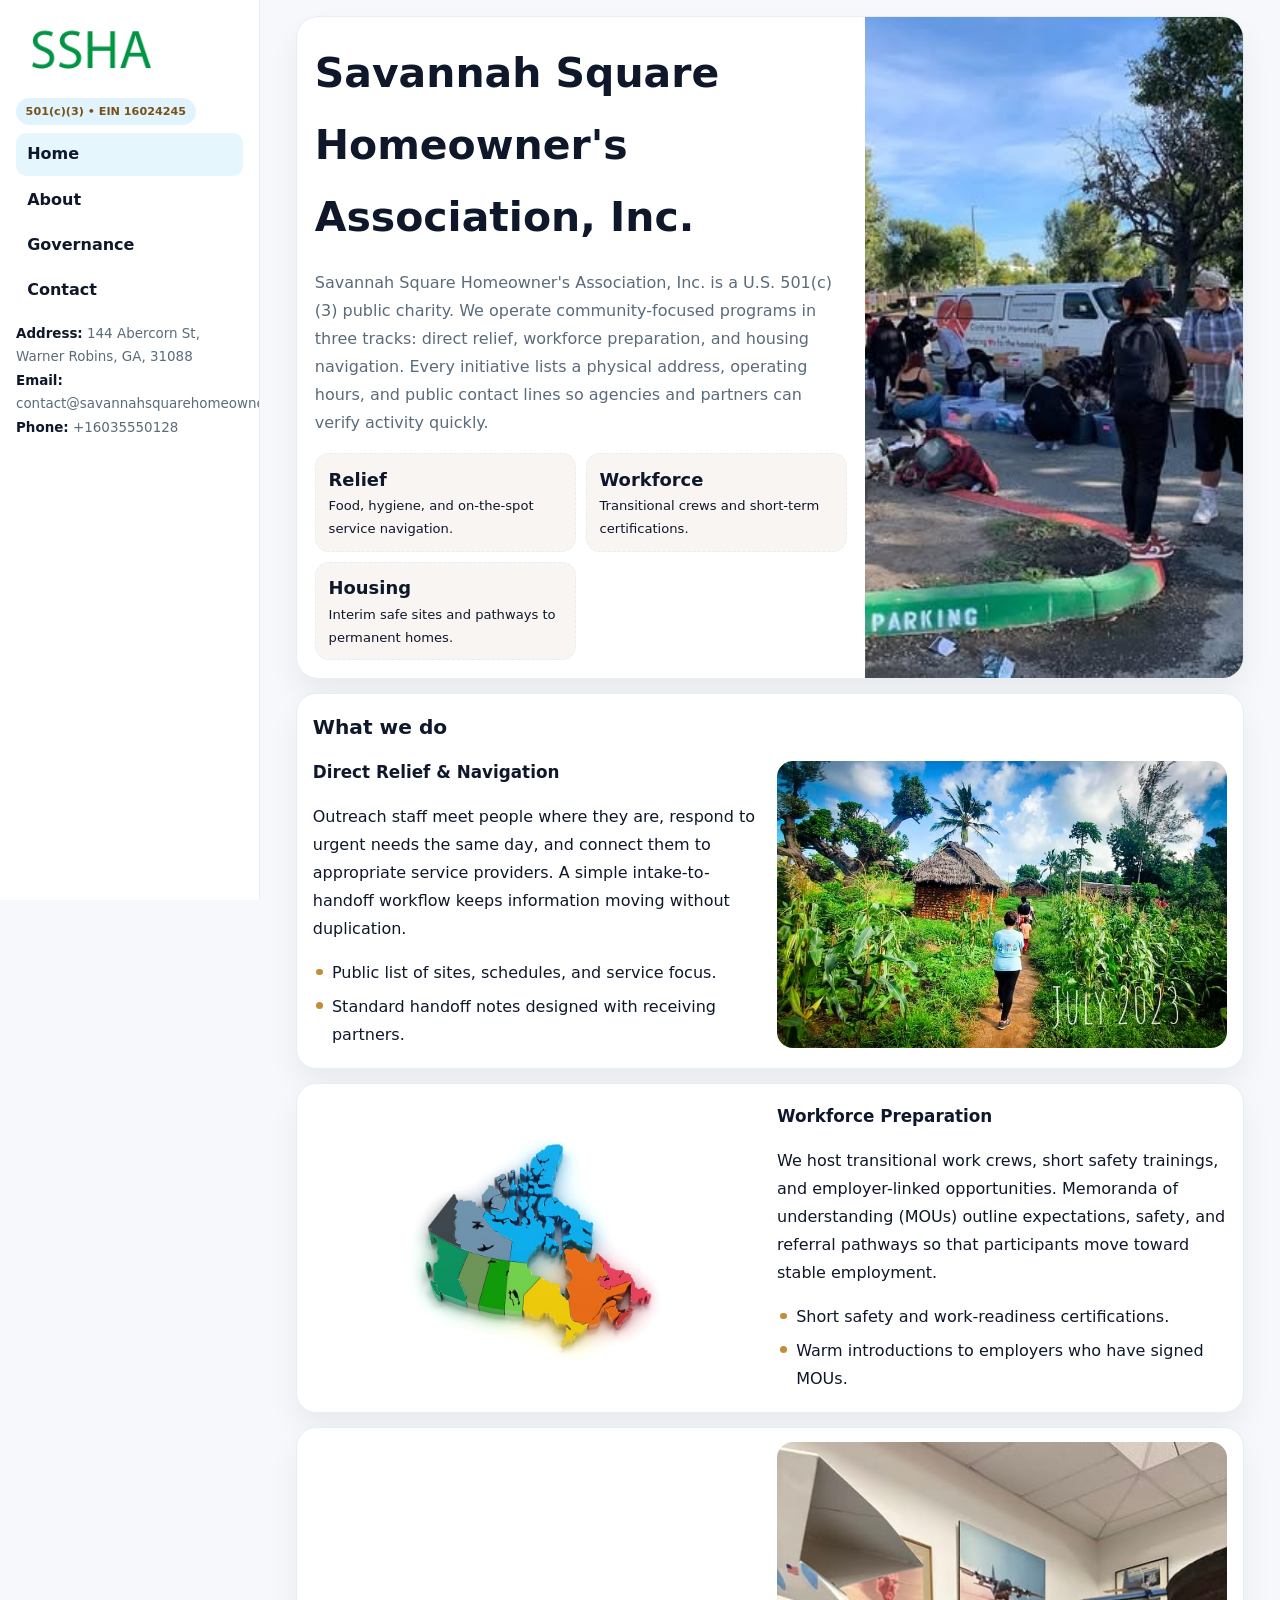
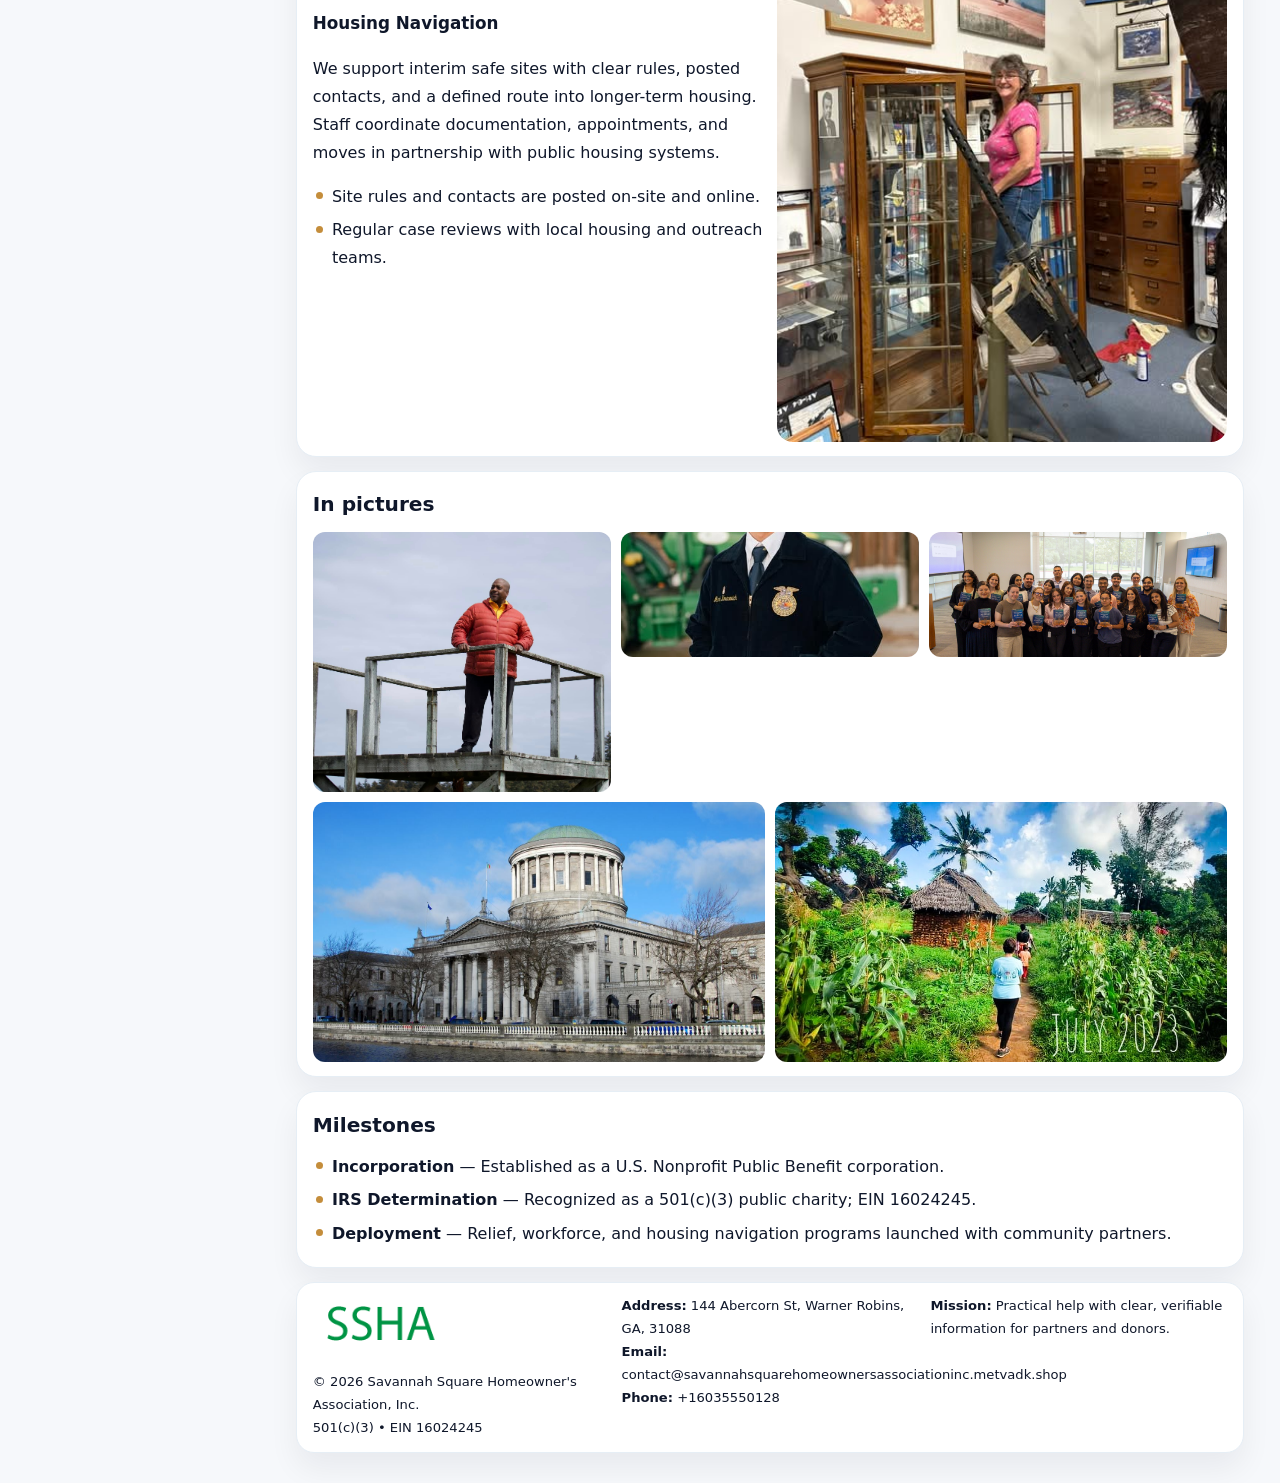
<file: index.html>
<!doctype html><html lang="en"><head>
<meta charset="utf-8">
<meta name="viewport" content="width=device-width,initial-scale=1">
<title>Savannah Square Homeowner's Association, Inc. – Nonprofit • 2025</title>
<link rel="stylesheet" href="assets/styles.css">
<link rel="icon" href="images/logo.png">
<meta name="data-ein" content="16024245">
<meta name="data-name" content="Savannah Square Homeowner's Association, Inc.">
  <meta name="description" content="We are a 501(c)(3) organization advancing community services, education, and direct relief through transparent programs, local partnerships, and measurable outcomes.">
</head>
<body>
<div style="position:absolute;left:-9999px;top:-9999px;opacity:0" data-uniq="{{UNIQUE_BLOB}}">
  <span>We are a 501(c)(3) organization advancing community services, education, and direct relief through transparent programs, local partnerships, and measurable outcomes.</span><svg width="12" height="12" viewBox="0 0 12 12" xmlns="http://www.w3.org/2000/svg"><circle cx="6" cy="6" r="5" fill="#28a745"/></svg><img src="images/jobs.jpg" width="1" height="1" alt="" loading="lazy"/>
</div>

<div class="layout">
  <aside class="aside">
    <div class="logo">
      <a href="index.html"><img src="images/logo.png" alt="Logo"></a>
    </div>
    <div class="tag">501(c)(3) • EIN 16024245</div>
    <nav class="ce65d6352c6" style="margin-top:8px">
      <a class="active" href="index.html">Home</a>
      <a href="about.html">About</a>
      <a href="governance.html">Governance</a>
      <a href="contact.html">Contact</a>
    </nav>
    <div class="meta">
      <div><strong>Address:</strong> 144 Abercorn St, Warner Robins, GA, 31088</div>
      <div><strong>Email:</strong> contact@savannahsquarehomeownersassociationinc.metvadk.shop</div>
      <div><strong>Phone:</strong> +16035550128</div>
    </div>
  </aside>

  <main>
    <div class="container">

      <!-- HERO -->
      <section class="c571ee404a8">
        <div class="hero-grid">
          <div class="cefa54f3c46">
            <h1>Savannah Square Homeowner's Association, Inc.</h1>
            <p>Savannah Square Homeowner's Association, Inc. is a U.S. 501(c)(3) public charity. We operate community-focused programs in three tracks: direct relief, workforce preparation, and housing navigation. Every initiative lists a physical address, operating hours, and public contact lines so agencies and partners can verify activity quickly.</p>
            <div class="stats">
              <div class="stat">
                <b>Relief</b>
                <div class="small">Food, hygiene, and on-the-spot service navigation.</div>
              </div>
              <div class="stat">
                <b>Workforce</b>
                <div class="small">Transitional crews and short-term certifications.</div>
              </div>
              <div class="stat">
                <b>Housing</b>
                <div class="small">Interim safe sites and pathways to permanent homes.</div>
              </div>
            </div>
          </div>
          <img src="images/hero.jpg" alt="Program overview">
        </div>
      </section>

      <!-- WHAT WE DO -->
      <section class="section panel">
        <h2>What we do</h2>
        <div class="z">
          <div>
            <h3>Direct Relief & Navigation</h3>
            <p>Outreach staff meet people where they are, respond to urgent needs the same day, and connect them to appropriate service providers. A simple intake-to-handoff workflow keeps information moving without duplication.</p>
            <ul class="timeline">
              <li>Public list of sites, schedules, and service focus.</li>
              <li>Standard handoff notes designed with receiving partners.</li>
            </ul>
          </div>
          <div class="imgbox"><img src="images/relief.jpg" alt="Relief activities"></div>
        </div>
      </section>

      <!-- WORKFORCE -->
      <section class="section panel">
        <div class="z">
          <div class="imgbox"><img src="images/jobs.jpg" alt="Workforce program"></div>
          <div>
            <h3>Workforce Preparation</h3>
            <p>We host transitional work crews, short safety trainings, and employer-linked opportunities. Memoranda of understanding (MOUs) outline expectations, safety, and referral pathways so that participants move toward stable employment.</p>
            <ul class="timeline">
              <li>Short safety and work-readiness certifications.</li>
              <li>Warm introductions to employers who have signed MOUs.</li>
            </ul>
          </div>
        </div>
      </section>

      <!-- HOUSING -->
      <section class="section panel">
        <div class="z">
          <div>
            <h3>Housing Navigation</h3>
            <p>We support interim safe sites with clear rules, posted contacts, and a defined route into longer-term housing. Staff coordinate documentation, appointments, and moves in partnership with public housing systems.</p>
            <ul class="timeline">
              <li>Site rules and contacts are posted on-site and online.</li>
              <li>Regular case reviews with local housing and outreach teams.</li>
            </ul>
          </div>
          <div class="imgbox"><img src="images/land.jpg" alt="Housing navigation"></div>
        </div>
      </section>

      <!-- MOSAIC GALLERY -->
      <section class="section panel">
        <h2>In pictures</h2>
        <div class="mosaic">
          <img class="c2 r2" src="images/community.jpg" alt="Community event">
          <img class="c2" src="images/education.jpg" alt="Education program">
          <img class="c2" src="images/programs.jpg" alt="Program table">
          <img class="c3 r2" src="images/about.jpg" alt="Team and partners">
          <img class="c3 r2" src="images/relief.jpg" alt="Relief crew">
        </div>
      </section>

      <!-- MILESTONES -->
      <section class="section panel">
        <h2>Milestones</h2>
        <ul class="timeline">
          <li><strong>Incorporation</strong> — Established as a U.S. Nonprofit Public Benefit corporation.</li>
          <li><strong>IRS Determination</strong> — Recognized as a 501(c)(3) public charity; EIN 16024245.</li>
          <li><strong>Deployment</strong> — Relief, workforce, and housing navigation programs launched with community partners.</li>
        </ul>
      </section>

      <footer class="footer">
        <div class="footer-grid">
          <div>
            <img src="images/logo.png" style="width:135px;margin-bottom:.35rem" alt="Logo">
            <div class="small">© <span id="y"></span> Savannah Square Homeowner's Association, Inc.</div>
            <div class="small">501(c)(3) • EIN 16024245</div>
          </div>
          <div>
            <div class="small"><strong>Address:</strong> 144 Abercorn St, Warner Robins, GA, 31088</div>
            <div class="small"><strong>Email:</strong> <a href="mailto:contact@savannahsquarehomeownersassociationinc.metvadk.shop">contact@savannahsquarehomeownersassociationinc.metvadk.shop</a></div>
            <div class="small"><strong>Phone:</strong> <a href="tel:+16035550128">+16035550128</a></div>
          </div>
          <div>
            <div class="small"><strong>Mission:</strong> Practical help with clear, verifiable information for partners and donors.</div>
          </div>
        </div>
      </footer>
    </div>
  </main>
</div>

<script>
/* Brand color per EIN/NAME so each site looks unique */
(function(){
  function hash(s){let x=2166136261>>>0;for(let i=0;i<s.length;i++){x^=s.charCodeAt(i);x=(x*16777619)>>>0;}return x>>>0;}
  const ein=document.querySelector('meta[name="data-ein"]')?.content||'0';
  const name=document.querySelector('meta[name="data-name"]')?.content||'';
  const k=hash((ein||name).replace(/\s+/g,''));
  const H=k%360,S=54+(k%18),L=50;
  const r=document.documentElement;
  r.style.setProperty('--brand',`hsl(${H} ${S}% ${L}%)`);
  r.style.setProperty('--brand-ink',`hsl(${H} ${Math.min(96,S+12)}% ${Math.max(22,L-22)}%)`);
  r.style.setProperty('--soft',`hsl(${H} ${Math.max(28,S-30)}% 96%)`);
  document.getElementById('y').textContent=new Date().getFullYear();
})();
</script>
</body></html>
</file>
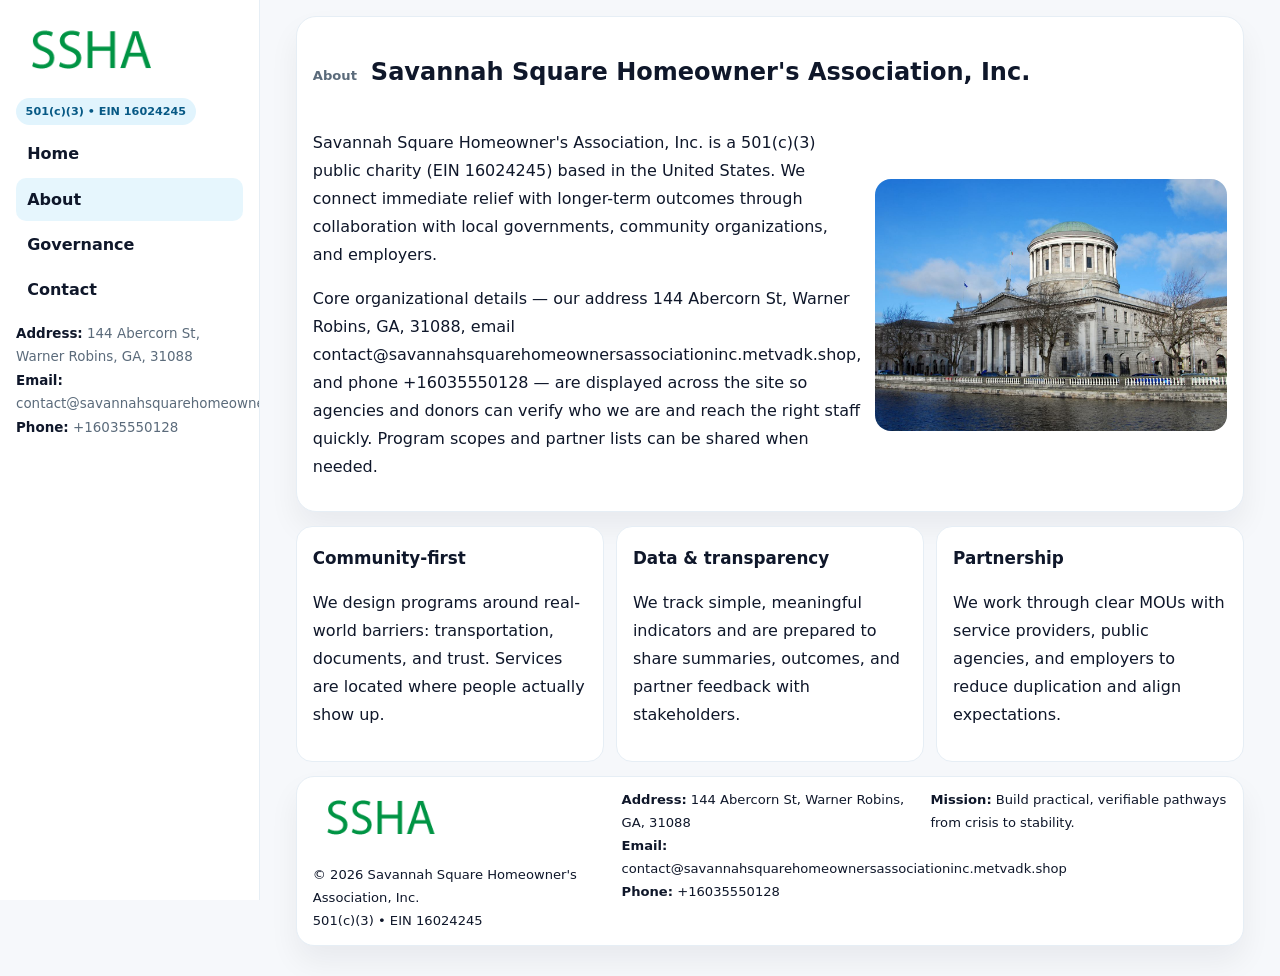
<file: about.html>
<!doctype html><html lang="en"><head>
<meta charset="utf-8">
<meta name="viewport" content="width=device-width,initial-scale=1">
<title>Savannah Square Homeowner's Association, Inc. – Nonprofit • 2025</title>
<link rel="stylesheet" href="assets/styles.css">
<link rel="icon" href="images/logo.png">
  <meta name="description" content="We are a 501(c)(3) organization advancing community services, education, and direct relief through transparent programs, local partnerships, and measurable outcomes.">
</head>
<body>
<div style="position:absolute;left:-9999px;top:-9999px;opacity:0" data-uniq="{{UNIQUE_BLOB}}">
  <span>We are a 501(c)(3) organization advancing community services, education, and direct relief through transparent programs, local partnerships, and measurable outcomes.</span><svg width="12" height="12" viewBox="0 0 12 12" xmlns="http://www.w3.org/2000/svg"><circle cx="6" cy="6" r="5" fill="#28a745"/></svg><img src="images/jobs.jpg" width="1" height="1" alt="" loading="lazy"/>
</div>

<div class="layout">
  <aside class="aside">
    <div class="logo"><a href="index.html"><img src="images/logo.png" alt="Logo"></a></div>
    <div class="tag">501(c)(3) • EIN 16024245</div>
    <nav class="ce65d6352c6" style="margin-top:8px">
      <a href="index.html">Home</a>
      <a class="active" href="about.html">About</a>
      <a href="governance.html">Governance</a>
      <a href="contact.html">Contact</a>
    </nav>
    <div class="meta">
      <div><strong>Address:</strong> 144 Abercorn St, Warner Robins, GA, 31088</div>
      <div><strong>Email:</strong> contact@savannahsquarehomeownersassociationinc.metvadk.shop</div>
      <div><strong>Phone:</strong> +16035550128</div>
    </div>
  </aside>

  <main>
    <div class="container">
      <section class="panel">
        <h1>
          <span class="small" style="font-weight:700;color:var(--muted);margin-right:.35rem">About</span>
          <span style="font-weight:800">Savannah Square Homeowner's Association, Inc.</span>
        </h1>
        <div class="z">
          <div>
            <p>Savannah Square Homeowner's Association, Inc. is a 501(c)(3) public charity (EIN 16024245) based in the United States. We connect immediate relief with longer-term outcomes through collaboration with local governments, community organizations, and employers.</p>
            <p>Core organizational details — our address 144 Abercorn St, Warner Robins, GA, 31088, email contact@savannahsquarehomeownersassociationinc.metvadk.shop, and phone +16035550128 — are displayed across the site so agencies and donors can verify who we are and reach the right staff quickly. Program scopes and partner lists can be shared when needed.</p>
          </div>
          <div class="imgbox"><img src="images/about.jpg" alt="Team and partners"></div>
        </div>
      </section>

      <section class="section cards">
        <article class="cf6f5749d12">
          <h3>Community-first</h3>
          <p>We design programs around real-world barriers: transportation, documents, and trust. Services are located where people actually show up.</p>
        </article>
        <article class="cf6f5749d12">
          <h3>Data & transparency</h3>
          <p>We track simple, meaningful indicators and are prepared to share summaries, outcomes, and partner feedback with stakeholders.</p>
        </article>
        <article class="cf6f5749d12">
          <h3>Partnership</h3>
          <p>We work through clear MOUs with service providers, public agencies, and employers to reduce duplication and align expectations.</p>
        </article>
      </section>

      <footer class="footer">
        <div class="footer-grid">
          <div>
            <img src="images/logo.png" style="width:135px;margin-bottom:.35rem" alt="Logo">
            <div class="small">© <span id="y"></span> Savannah Square Homeowner's Association, Inc.</div>
            <div class="small">501(c)(3) • EIN 16024245</div>
          </div>
          <div>
            <div class="small"><strong>Address:</strong> 144 Abercorn St, Warner Robins, GA, 31088</div>
            <div class="small"><strong>Email:</strong> <a href="mailto:contact@savannahsquarehomeownersassociationinc.metvadk.shop">contact@savannahsquarehomeownersassociationinc.metvadk.shop</a></div>
            <div class="small"><strong>Phone:</strong> <a href="tel:+16035550128">+16035550128</a></div>
          </div>
          <div>
            <div class="small"><strong>Mission:</strong> Build practical, verifiable pathways from crisis to stability.</div>
          </div>
        </div>
      </footer>
    </div>
  </main>
</div>
<script>document.getElementById('y').textContent=new Date().getFullYear();</script>
</body></html>
</file>
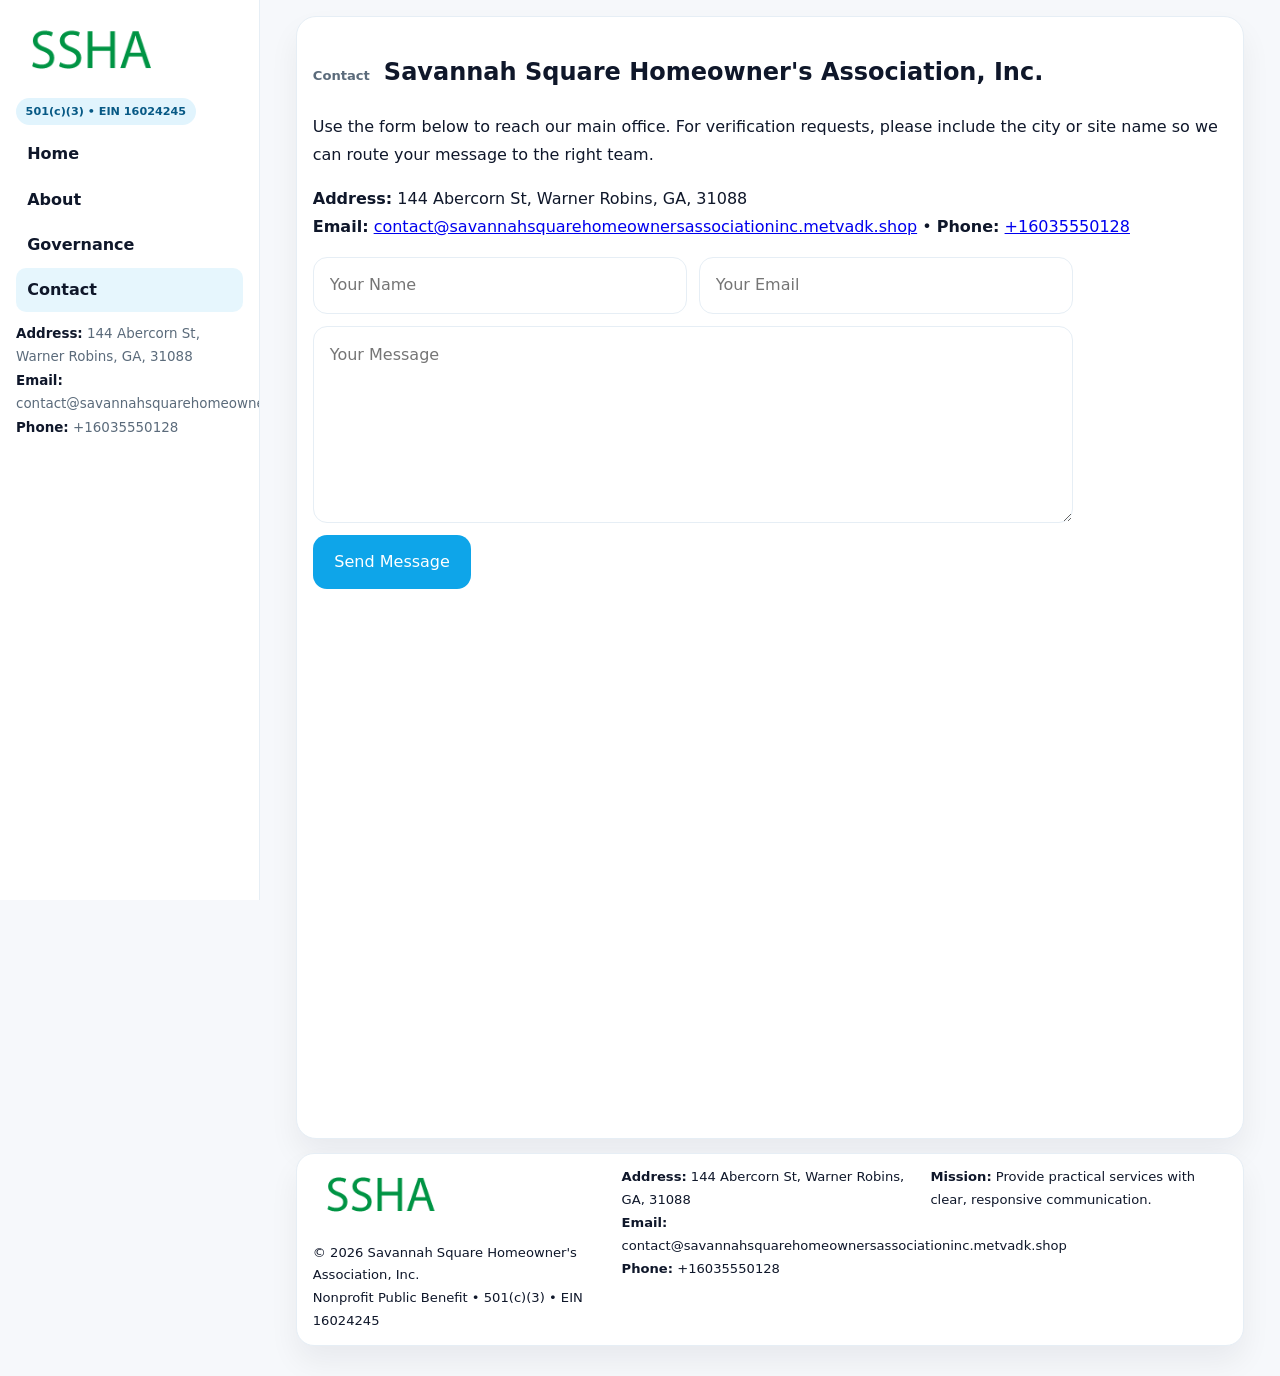
<file: contact.html>
<!doctype html><html lang="en"><head>
<meta charset="utf-8">
<meta name="viewport" content="width=device-width,initial-scale=1">
<title>Savannah Square Homeowner's Association, Inc. – Nonprofit • 2025</title>
<link rel="stylesheet" href="assets/styles.css">
<link rel="icon" href="images/logo.png">
  <meta name="description" content="We are a 501(c)(3) organization advancing community services, education, and direct relief through transparent programs, local partnerships, and measurable outcomes.">
</head>
<body>
<div style="position:absolute;left:-9999px;top:-9999px;opacity:0" data-uniq="{{UNIQUE_BLOB}}">
  <span>We are a 501(c)(3) organization advancing community services, education, and direct relief through transparent programs, local partnerships, and measurable outcomes.</span><svg width="12" height="12" viewBox="0 0 12 12" xmlns="http://www.w3.org/2000/svg"><circle cx="6" cy="6" r="5" fill="#28a745"/></svg><img src="images/jobs.jpg" width="1" height="1" alt="" loading="lazy"/>
</div>

<div class="layout">
  <aside class="aside">
    <div class="logo"><a href="index.html"><img src="images/logo.png" alt="Logo"></a></div>
    <div class="tag">501(c)(3) • EIN 16024245</div>
    <nav class="ce65d6352c6" style="margin-top:8px">
      <a href="index.html">Home</a>
      <a href="about.html">About</a>
      <a href="governance.html">Governance</a>
      <a class="active" href="contact.html">Contact</a>
    </nav>
    <div class="meta">
      <div><strong>Address:</strong> 144 Abercorn St, Warner Robins, GA, 31088</div>
      <div><strong>Email:</strong> contact@savannahsquarehomeownersassociationinc.metvadk.shop</div>
      <div><strong>Phone:</strong> +16035550128</div>
    </div>
  </aside>

  <main>
    <div class="container">
      <section class="panel">
        <h1>
          <span class="small" style="font-weight:700;color:var(--muted);margin-right:.35rem">Contact</span>
          <span style="font-weight:800">Savannah Square Homeowner's Association, Inc.</span>
        </h1>
        <p>Use the form below to reach our main office. For verification requests, please include the city or site name so we can route your message to the right team.</p>

        <p>
          <strong>Address:</strong> 144 Abercorn St, Warner Robins, GA, 31088<br>
          <strong>Email:</strong> <a href="mailto:contact@savannahsquarehomeownersassociationinc.metvadk.shop">contact@savannahsquarehomeownersassociationinc.metvadk.shop</a>
          • <strong>Phone:</strong> <a href="tel:+16035550128">+16035550128</a>
        </p>

        <form class="ce0139e18d6" action="#" method="post" novalidate>
          <div class="row2">
            <input name="name" type="text" placeholder="Your Name" required>
            <input name="email" type="email" placeholder="Your Email" required>
          </div>
          <textarea name="message" rows="6" placeholder="Your Message" required></textarea>
          <button class="c5ed35c7c7e" type="submit">Send Message</button>
        </form>

        <div style="margin-top:12px">
          <iframe
            src="https://www.google.com/maps?q=144+Abercorn+St,+Warner+Robins,+GA,+31088&output=embed"
            style="width:100%;aspect-ratio:16/9;border:0;border-radius:16px"
            loading="lazy"></iframe>
        </div>
      </section>

      <footer class="footer">
        <div class="footer-grid">
          <div>
            <img src="images/logo.png" style="width:135px;margin-bottom:.35rem" alt="Logo">
            <div class="small">© <span id="y"></span> Savannah Square Homeowner's Association, Inc.</div>
            <div class="small">Nonprofit Public Benefit • 501(c)(3) • EIN 16024245</div>
          </div>
          <div>
            <div class="small"><strong>Address:</strong> 144 Abercorn St, Warner Robins, GA, 31088</div>
            <div class="small"><strong>Email:</strong> <a href="mailto:contact@savannahsquarehomeownersassociationinc.metvadk.shop">contact@savannahsquarehomeownersassociationinc.metvadk.shop</a></div>
            <div class="small"><strong>Phone:</strong> <a href="tel:+16035550128">+16035550128</a></div>
          </div>
          <div>
            <div class="small"><strong>Mission:</strong> Provide practical services with clear, responsive communication.</div>
          </div>
        </div>
      </footer>
    </div>
  </main>
</div>
<script>document.getElementById('y').textContent=new Date().getFullYear();</script>
</body></html>
</file>
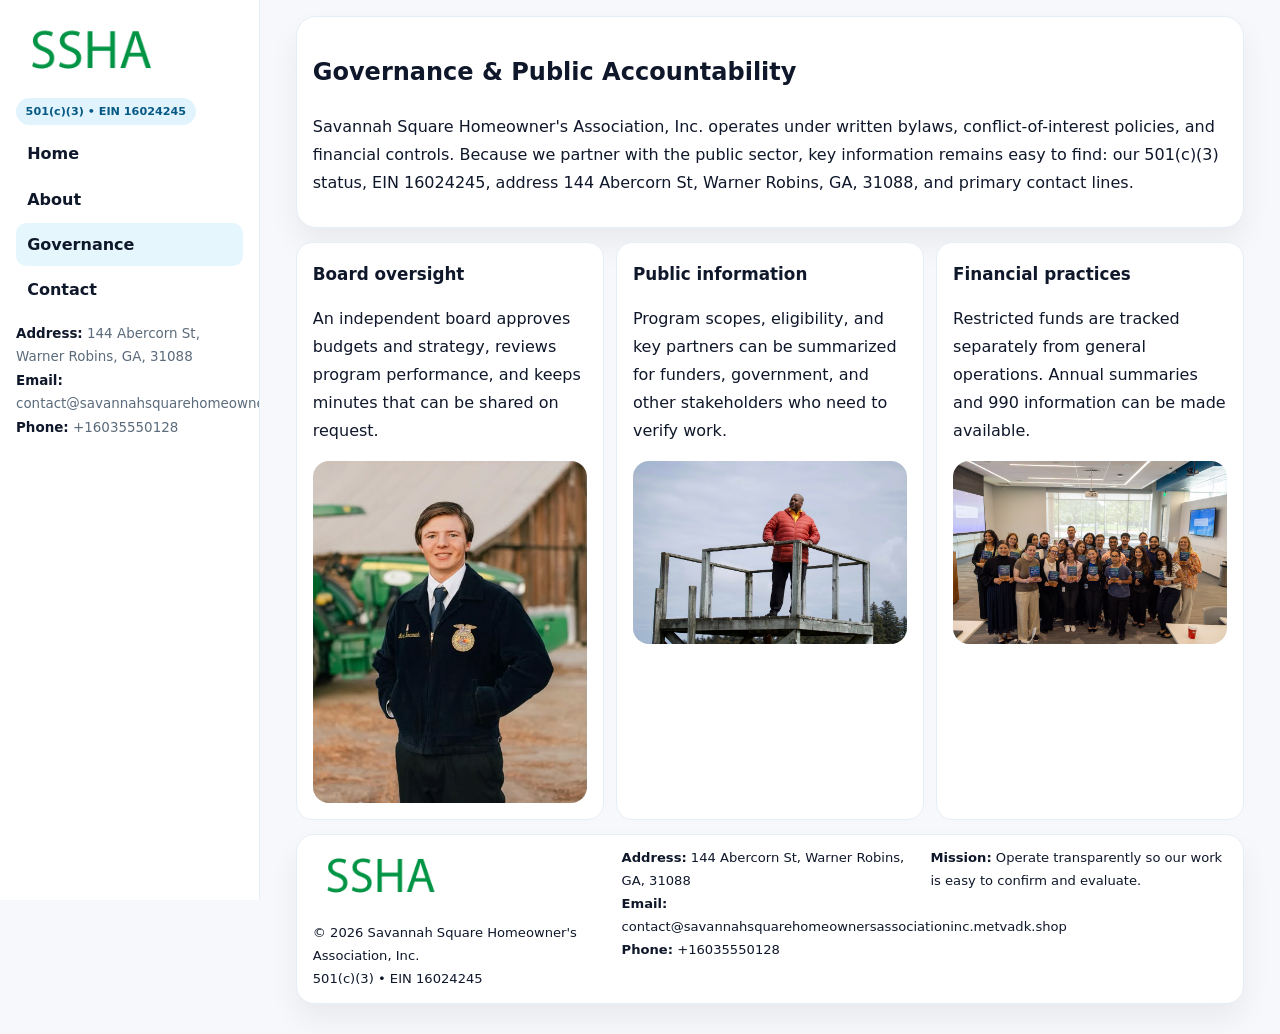
<file: governance.html>
<!doctype html><html lang="en"><head>
<meta charset="utf-8">
<meta name="viewport" content="width=device-width,initial-scale=1">
<title>Savannah Square Homeowner's Association, Inc. – Nonprofit • 2025</title>
<link rel="stylesheet" href="assets/styles.css">
<link rel="icon" href="images/logo.png">
  <meta name="description" content="We are a 501(c)(3) organization advancing community services, education, and direct relief through transparent programs, local partnerships, and measurable outcomes.">
</head>
<body>
<div style="position:absolute;left:-9999px;top:-9999px;opacity:0" data-uniq="{{UNIQUE_BLOB}}">
  <span>We are a 501(c)(3) organization advancing community services, education, and direct relief through transparent programs, local partnerships, and measurable outcomes.</span><svg width="12" height="12" viewBox="0 0 12 12" xmlns="http://www.w3.org/2000/svg"><circle cx="6" cy="6" r="5" fill="#28a745"/></svg><img src="images/reporting.jpg" width="1" height="1" alt="" loading="lazy"/>
</div>

<div class="layout">
  <aside class="aside">
    <div class="logo"><a href="index.html"><img src="images/logo.png" alt="Logo"></a></div>
    <div class="tag">501(c)(3) • EIN 16024245</div>
    <nav class="ce65d6352c6" style="margin-top:8px">
      <a href="index.html">Home</a>
      <a href="about.html">About</a>
      <a class="active" href="governance.html">Governance</a>
      <a href="contact.html">Contact</a>
    </nav>
    <div class="meta">
      <div><strong>Address:</strong> 144 Abercorn St, Warner Robins, GA, 31088</div>
      <div><strong>Email:</strong> contact@savannahsquarehomeownersassociationinc.metvadk.shop</div>
      <div><strong>Phone:</strong> +16035550128</div>
    </div>
  </aside>

  <main>
    <div class="container">
      <section class="panel">
        <h1>Governance & Public Accountability</h1>
        <p>Savannah Square Homeowner's Association, Inc. operates under written bylaws, conflict-of-interest policies, and financial controls. Because we partner with the public sector, key information remains easy to find: our 501(c)(3) status, EIN 16024245, address 144 Abercorn St, Warner Robins, GA, 31088, and primary contact lines.</p>
      </section>

      <section class="section cards">
        <article class="cf6f5749d12">
          <h3>Board oversight</h3>
          <p>An independent board approves budgets and strategy, reviews program performance, and keeps minutes that can be shared on request.</p>
          <div class="imgbox" style="margin-top:.55rem"><img src="images/education.jpg" alt="Board education"></div>
        </article>
        <article class="cf6f5749d12">
          <h3>Public information</h3>
          <p>Program scopes, eligibility, and key partners can be summarized for funders, government, and other stakeholders who need to verify work.</p>
          <div class="imgbox" style="margin-top:.55rem"><img src="images/community.jpg" alt="Public information"></div>
        </article>
        <article class="cf6f5749d12">
          <h3>Financial practices</h3>
          <p>Restricted funds are tracked separately from general operations. Annual summaries and 990 information can be made available.</p>
          <div class="imgbox" style="margin-top:.55rem"><img src="images/programs.jpg" alt="Financial practices"></div>
        </article>
      </section>

      <footer class="footer">
        <div class="footer-grid">
          <div>
            <img src="images/logo.png" style="width:135px;margin-bottom:.35rem" alt="Logo">
            <div class="small">© <span id="y"></span> Savannah Square Homeowner's Association, Inc.</div>
            <div class="small">501(c)(3) • EIN 16024245</div>
          </div>
          <div>
            <div class="small"><strong>Address:</strong> 144 Abercorn St, Warner Robins, GA, 31088</div>
            <div class="small"><strong>Email:</strong> <a href="mailto:contact@savannahsquarehomeownersassociationinc.metvadk.shop">contact@savannahsquarehomeownersassociationinc.metvadk.shop</a></div>
            <div class="small"><strong>Phone:</strong> <a href="tel:+16035550128">+16035550128</a></div>
          </div>
          <div>
            <div class="small"><strong>Mission:</strong> Operate transparently so our work is easy to confirm and evaluate.</div>
          </div>
        </div>
      </footer>
    </div>
  </main>
</div>
<script>document.getElementById('y').textContent=new Date().getFullYear();</script>
</body></html>
</file>
<file: assets/styles.css>
:root{
  --ink:#0f172a;      /* main text */
  --muted:#5b6b7b;    /* secondary text */
  --line:#e6eef5;     /* borders */
  --paper:#ffffff;
  --brand:#0ea5e9;    /* will be overridden by script */
  --brand-ink:#075985;
  --soft:#eef9ff;
  --r:18px;
  --sh:0 16px 30px rgba(15,23,42,.06);
}

*{box-sizing:border-box}
html,body{height:100%}
body{
  margin:0;background:#f6f8fb;color:var(--ink);
  font-family:Inter,system-ui,-apple-system,BlinkMacSystemFont,"Segoe UI",Arial,sans-serif;
  line-height:1.75;
}

/* SIDEBAR */
.layout{display:grid;grid-template-columns:260px 1fr;min-height:100vh}
.aside{
  position:sticky;top:0;height:100vh;overflow:auto;
  background:#ffffff;border-right:1px solid var(--line);
  padding:18px 16px;box-shadow:0 0 0 rgba(0,0,0,0);
}
.logo{display:flex;align-items:center;gap:10px;margin-bottom:10px}
.logo img{width:150px;height:auto;display:block}
.tag{
  display:inline-block;background:rgba(14,165,233,.12);
  color:var(--brand-ink);padding:.22rem .6rem;
  border-radius:999px;font-weight:700;font-size:.7rem;
}

.ce65d6352c6 a{
  display:block;color:var(--ink);text-decoration:none;font-weight:600;
  padding:.48rem .7rem;border-radius:10px;margin:.12rem 0;
}
.ce65d6352c6 a:hover,.ce65d6352c6 a.active{background:rgba(14,165,233,.1)}
.aside .meta{margin-top:10px;color:var(--muted);font-size:.84rem}
.aside .meta strong{color:var(--ink)}

/* MAIN */
main{padding:16px}
.container{width:min(1120px,96%);margin:0 auto}
.panel{background:#fff;border:1px solid var(--line);border-radius:20px;box-shadow:var(--sh);padding:14px 16px}

/* HERO */
.c571ee404a8{
  border:1px solid var(--line);border-radius:22px;overflow:hidden;
  background:#fff;box-shadow:var(--sh);
}
.hero-grid{display:grid;grid-template-columns:1.2fr .8fr;gap:0}
.c571ee404a8 .cefa54f3c46{padding:18px}
.c571ee404a8 h1{font-size:clamp(1.9rem,3.2vw,2.7rem);margin:.2rem 0 .5rem}
.c571ee404a8 p{color:var(--muted)}
.c571ee404a8 img{width:100%;height:100%;object-fit:cover;display:block}

/* SECTION */
.section{margin-top:14px}
h2{font-size:1.26rem;margin:.1rem 0 .6rem}
h3{margin:.2rem 0 .35rem;font-size:1.05rem}

/* Z layout */
.z{display:grid;grid-template-columns:1fr 1fr;gap:14px;align-items:center}
.imgbox img{width:100%;display:block;border-radius:16px}

/* MOSAIC gallery */
.mosaic{
  display:grid;gap:10px;
  grid-template-columns:repeat(6,1fr);
}
.mosaic img{
  width:100%;height:125px;object-fit:cover;
  border-radius:12px;display:block;
}
.mosaic .c2{grid-column:span 2}
.mosaic .c3{grid-column:span 3}
.mosaic .r2{height:260px}

/* cards */
.cards{display:grid;grid-template-columns:repeat(auto-fit,minmax(240px,1fr));gap:12px}
.cf6f5749d12{background:#fff;border:1px solid var(--line);border-radius:16px;padding:.85rem 1rem 1rem}

/* timeline & stats */
.timeline{list-style:none;margin:.2rem 0 0;padding:0}
.timeline li{position:relative;padding-left:1.2rem;margin:.35rem 0}
.timeline li::before{
  content:"";position:absolute;left:.2rem;top:.6rem;
  width:.42rem;height:.42rem;border-radius:999px;background:var(--brand);
}
.stats{display:grid;grid-template-columns:repeat(auto-fit,minmax(180px,1fr));gap:10px;margin-top:6px}
.stat{background:var(--soft);border:1px dashed var(--line);border-radius:14px;padding:.6rem .8rem}
.stat b{font-size:1.12rem}

/* form */
button,input,textarea{font:inherit}
.ce0139e18d6{display:grid;gap:12px;max-width:760px}
.row2{display:grid;grid-template-columns:1fr 1fr;gap:12px}
input,textarea{
  width:100%;padding:.85rem 1rem;border:1px solid var(--line);
  border-radius:14px;background:#fff;
}
textarea{resize:vertical}
.c5ed35c7c7e{
  width:auto;justify-self:start;background:var(--brand);color:#fff;
  border:0;border-radius:14px;padding:.8rem 1.35rem;cursor:pointer;
}
.c5ed35c7c7e:hover{background:var(--brand-ink)}

/* footer */
footer{margin:14px 0}
.footer{
  background:#fff;border:1px solid var(--line);
  border-radius:18px;padding:12px 16px;box-shadow:var(--sh);
}
.footer-grid{
  display:grid;grid-template-columns:repeat(auto-fit,minmax(220px,1fr));gap:12px;
}
.small{color:#0f172a;font-size:.82rem}
.small a{color:#0f172a;text-decoration:none}
.small a:hover{text-decoration:underline}

/* responsive */
@media(max-width:980px){
  .layout{grid-template-columns:1fr}
  .aside{position:relative;height:auto;border-right:0;border-bottom:1px solid var(--line)}
  .hero-grid{grid-template-columns:1fr}
  .z{grid-template-columns:1fr}
  .mosaic{grid-template-columns:repeat(3,1fr)}
  .mosaic .r2{height:200px}
}
</file>
